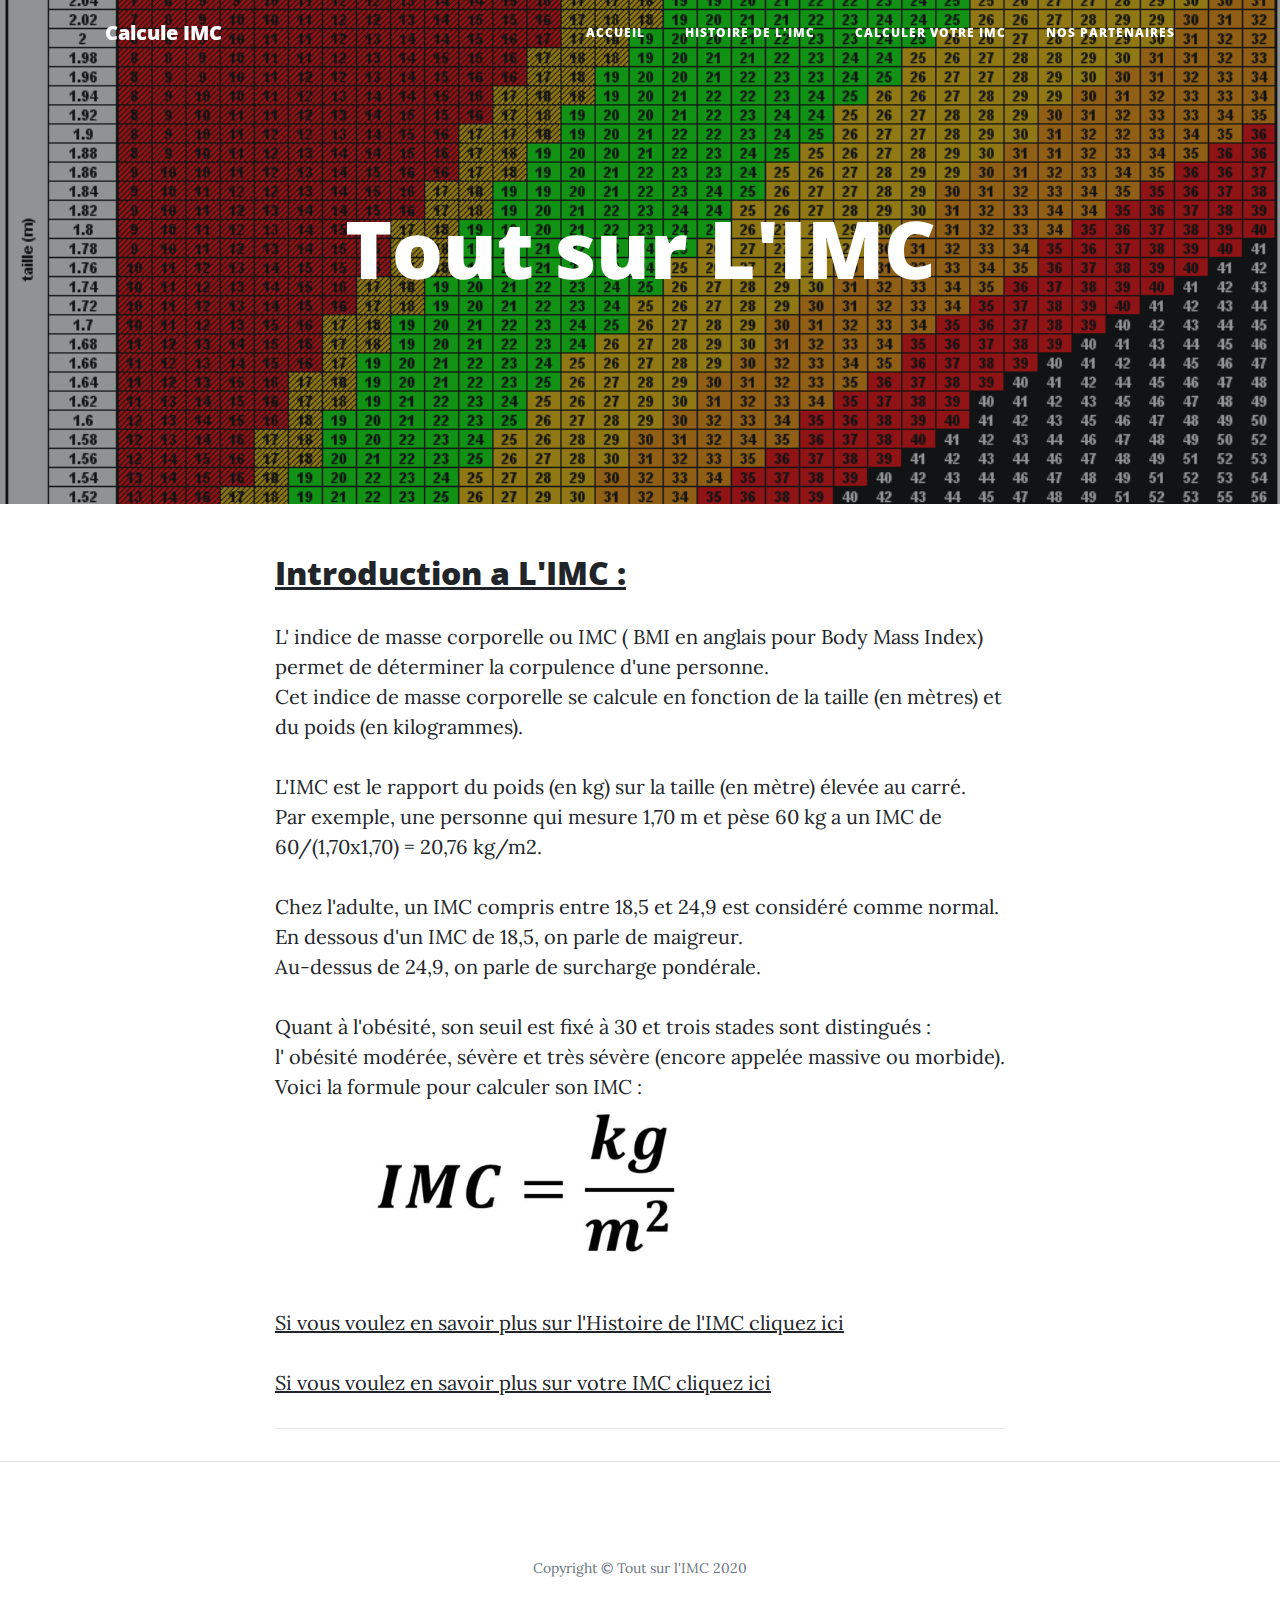
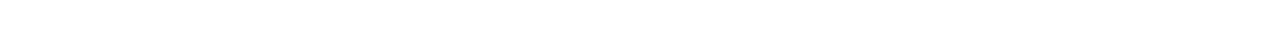
<file: index.html>
<!DOCTYPE html>
<html lang="en">

<head>

  <meta charset="utf-8">
  <meta name="viewport" content="width=device-width, initial-scale=1, shrink-to-fit=no">
  <meta name="description" content="">
  <meta name="author" content="">

  <title>Tout sur l'IMC</title>

  <!-- Bootstrap core CSS -->
  <link href="vendor/bootstrap/css/bootstrap.min.css" rel="stylesheet">

  <!-- Custom fonts for this template -->
  <link href="vendor/fontawesome-free/css/all.min.css" rel="stylesheet" type="text/css">
  <link href='https://fonts.googleapis.com/css?family=Lora:400,700,400italic,700italic' rel='stylesheet' type='text/css'>
  <link href='https://fonts.googleapis.com/css?family=Open+Sans:300italic,400italic,600italic,700italic,800italic,400,300,600,700,800' rel='stylesheet' type='text/css'>

  <!-- Custom styles for this template -->
  <link href="css/clean-blog.min.css" rel="stylesheet">

</head>

<body>

  <!-- Navigation -->
  <nav class="navbar navbar-expand-lg navbar-light fixed-top" id="mainNav">
    <div class="container">
      <a class="navbar-brand" href="index.html">Calcule IMC</a>
      <button class="navbar-toggler navbar-toggler-right" type="button" data-toggle="collapse" data-target="#navbarResponsive" aria-controls="navbarResponsive" aria-expanded="false" aria-label="Toggle navigation">
        Menu
        <i class="fas fa-bars"></i>
      </button>
      <div class="collapse navbar-collapse" id="navbarResponsive">
        <ul class="navbar-nav ml-auto">
          <li class="nav-item">
            <a class="nav-link" href="index.html">Accueil</a>
          </li>
          <li class="nav-item">
            <a class="nav-link" href="histoire.html">Histoire de l'IMC</a>
          </li>
          <li class="nav-item">
            <a class="nav-link" href="tableau.html">Calculer votre IMC</a>
          </li>
          <li class="nav-item">
            <a class="nav-link" href="contact.html">Nos partenaires</a>
          </li>
        </ul>
      </div>
    </div>
  </nav>

  <!-- Page Header -->
  <header class="masthead" style="background-image: url('img/index_background.PNG')">
    <div class="overlay"></div>
    <div class="container">
      <div class="row">
        <div class="col-lg-8 col-md-10 mx-auto">
          <div class="site-heading">
            <h1>Tout sur L'IMC</h1>
          </div>
        </div>
      </div>
    </div>
  </header>

  <!-- Main Content -->
  <div class="container">
    <div class="row">
      <div class="col-lg-8 col-md-10 mx-auto">

        <div class="post-preview">
          <h2><U>Introduction a L'IMC :</U></h2>
          <p>
            L' indice de masse corporelle ou IMC ( BMI en anglais pour Body Mass Index) permet de déterminer la
            corpulence
            d'une personne. </br>
            Cet indice de masse corporelle se calcule en fonction de la taille (en mètres) et du poids (en
            kilogrammes).
            </br>
            </br>
            L'IMC est le rapport du poids (en kg) sur la taille (en mètre) élevée au carré. </br>
            Par exemple, une personne qui mesure 1,70 m et pèse 60 kg a un IMC de 60/(1,70x1,70) = 20,76 kg/m2.
            </br>
            </br>
            Chez l'adulte, un IMC compris entre 18,5 et 24,9 est considéré comme normal.
            En dessous d'un IMC de 18,5, on parle de maigreur. </br>
            Au-dessus de 24,9, on parle de surcharge pondérale. </br>
            </br>
            Quant à l'obésité, son seuil est fixé à 30 et trois stades sont
            distingués : </br> l' obésité modérée, sévère et très sévère (encore appelée massive ou morbide).
            Voici la formule pour calculer son IMC :</br>
            <img id="formule" src="img/proxy.png">
        </p>

        <p><a href=histoire.html>Si vous voulez en savoir plus sur l'Histoire de l'IMC cliquez ici</a></p>
        <p><a href=tableau.html>Si vous voulez en savoir plus sur votre IMC cliquez ici</a></p>

        </div>
        <hr>

        
        
      </div>
    </div>
  </div>

  <hr>

  <!-- Footer -->
  <footer>
    <div class="container">
      <div class="row">
        <div class="col-lg-8 col-md-10 mx-auto">

          <p class="copyright text-muted">Copyright &copy; Tout sur l'IMC 2020</p>
        </div>
      </div>
    </div>
  </footer>

  <!-- Bootstrap core JavaScript -->
  <script src="vendor/jquery/jquery.min.js"></script>
  <script src="vendor/bootstrap/js/bootstrap.bundle.min.js"></script>

  <!-- Custom scripts for this template -->
  <script src="js/clean-blog.min.js"></script>

</body>

</html>
</file>
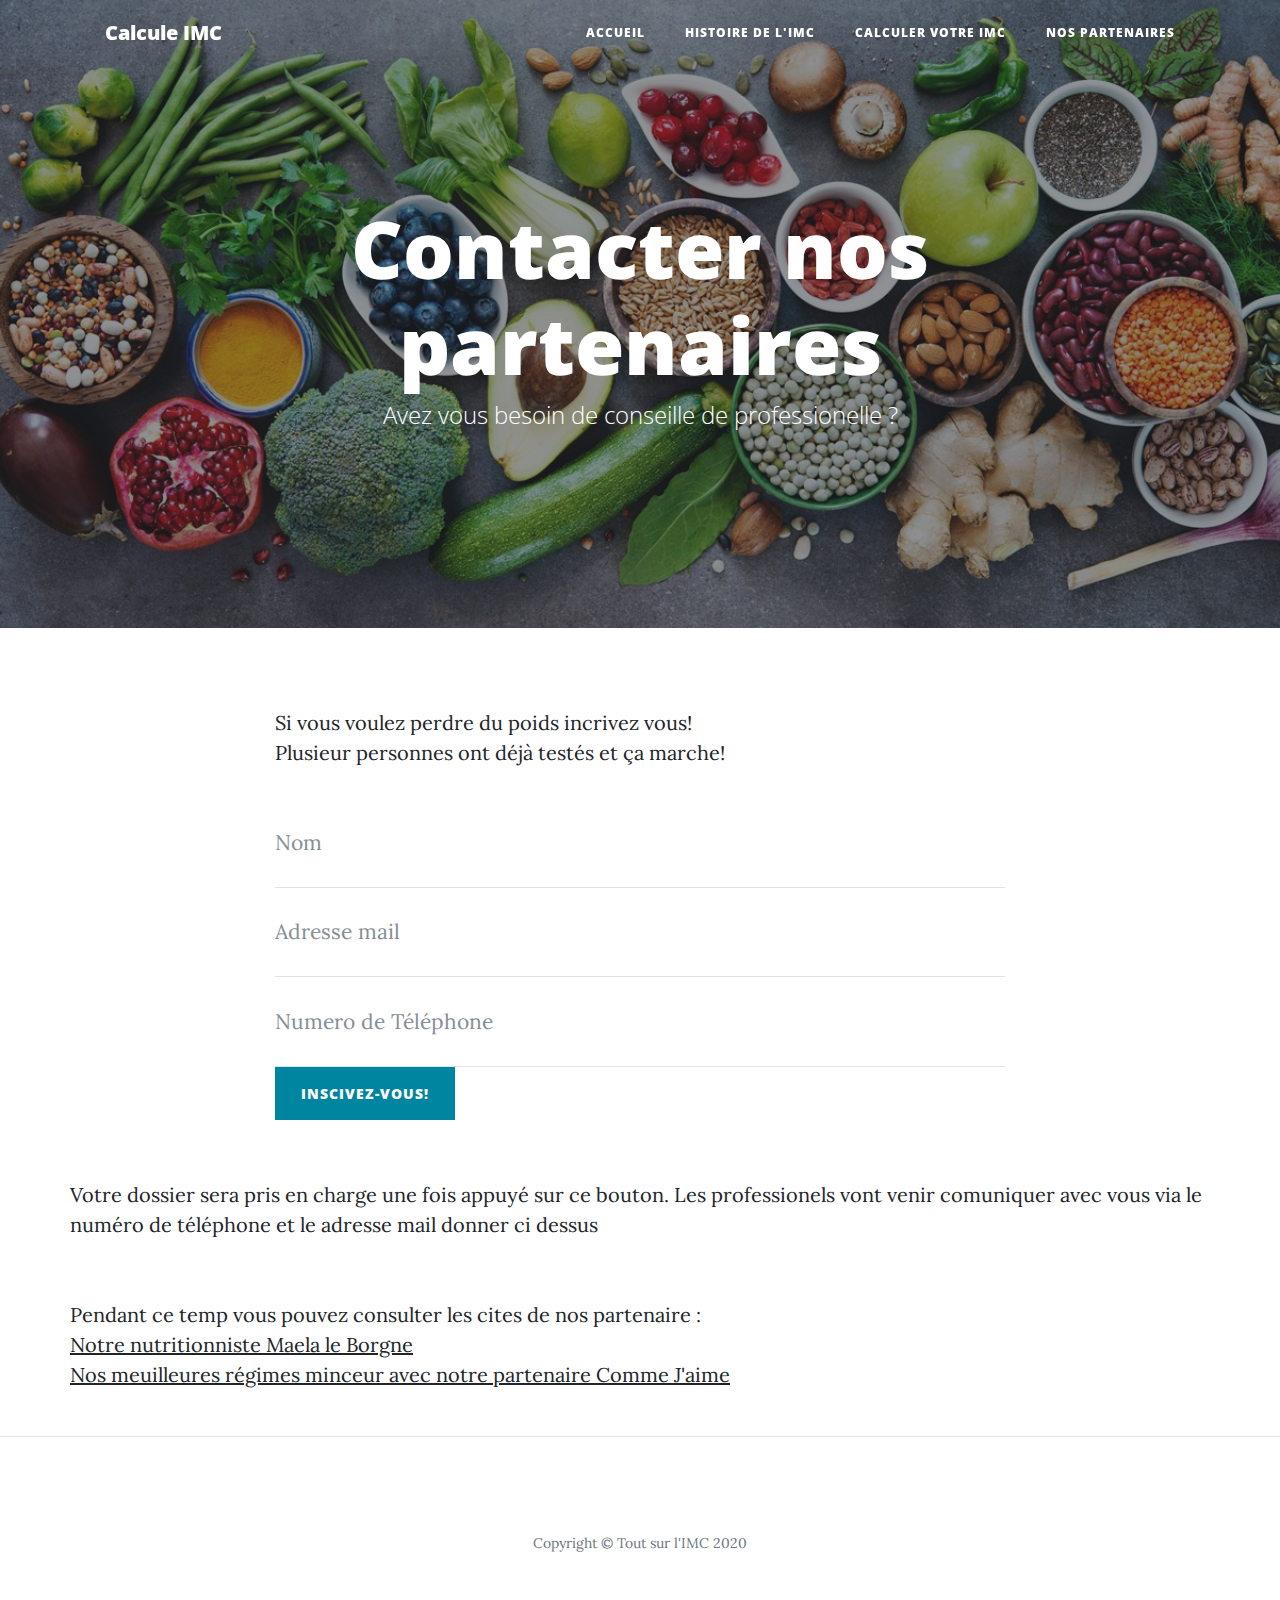
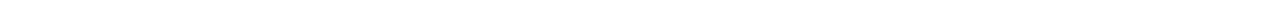
<file: contact.html>
<!DOCTYPE html>
<html lang="en">

<head>

  <meta charset="utf-8">
  <meta name="viewport" content="width=device-width, initial-scale=1, shrink-to-fit=no">
  <meta name="description" content="">
  <meta name="author" content="">

  <title>Nos Partenaires</title>

  <!-- Bootstrap core CSS -->
  <link href="vendor/bootstrap/css/bootstrap.min.css" rel="stylesheet">

  <!-- Custom fonts for this template -->
  <link href="vendor/fontawesome-free/css/all.min.css" rel="stylesheet" type="text/css">
  <link href='https://fonts.googleapis.com/css?family=Lora:400,700,400italic,700italic' rel='stylesheet'
    type='text/css'>
  <link
    href='https://fonts.googleapis.com/css?family=Open+Sans:300italic,400italic,600italic,700italic,800italic,400,300,600,700,800'
    rel='stylesheet' type='text/css'>

  <!-- Custom styles for this template -->
  <link href="css/clean-blog.min.css" rel="stylesheet">

</head>

<body>

  <!-- Navigation -->
  <nav class="navbar navbar-expand-lg navbar-light fixed-top" id="mainNav">
    <div class="container">
      <a class="navbar-brand" href="index.html">Calcule IMC</a>
      <button class="navbar-toggler navbar-toggler-right" type="button" data-toggle="collapse"
        data-target="#navbarResponsive" aria-controls="navbarResponsive" aria-expanded="false"
        aria-label="Toggle navigation">
        Menu
        <i class="fas fa-bars"></i>
      </button>
      <div class="collapse navbar-collapse" id="navbarResponsive">
        <ul class="navbar-nav ml-auto">
          <li class="nav-item">
            <a class="nav-link" href="index.html">Accueil</a>
          </li>
          <li class="nav-item">
            <a class="nav-link" href="histoire.html">Histoire de l'IMC</a>
          </li>
          <li class="nav-item">
            <a class="nav-link" href="tableau.html">Calculer votre IMC</a>
          </li>
          <li class="nav-item">
            <a class="nav-link" href="contact.html">Nos partenaires</a>
          </li>
        </ul>
      </div>
    </div>
  </nav>

  <!-- Page Header -->
  <header class="masthead" style="background-image: url('img/nutrition.jpg')">
    <div class="overlay"></div>
    <div class="container">
      <div class="row">
        <div class="col-lg-8 col-md-10 mx-auto">
          <div class="page-heading">
            <h1>Contacter nos partenaires</h1>
            <span class="subheading">Avez vous besoin de conseille de professionelle ?</span>
          </div>
        </div>
      </div>
    </div>
  </header>

  <!-- Main Content -->
  <div class="container">
    <div class="row">
      <div class="col-lg-8 col-md-10 mx-auto">
        <p>Si vous voulez perdre du poids incrivez vous!</br>Plusieur personnes ont déjà testés et ça marche!</p>
        <!-- Contact Form - Enter your email address on line 19 of the mail/contact_me.php file to make this form work. -->
        <!-- WARNING: Some web hosts do not allow emails to be sent through forms to common mail hosts like Gmail or Yahoo. It's recommended that you use a private domain email address! -->
        <!-- To use the contact form, your site must be on a live web host with PHP! The form will not work locally! -->
        <form name="sentMessage" id="contactForm" novalidate>
          <div class="control-group">
            <div class="form-group floating-label-form-group controls">
              <label>Nom</label>
              <input type="text" class="form-control" placeholder="Nom" id="name" required
                data-validation-required-message="Veuillez entrer votre Nom.">
              <p class="help-block text-danger"></p>
            </div>
          </div>
          <div class="control-group">
            <div class="form-group floating-label-form-group controls">
              <label>Adresse mail</label>
              <input type="email" class="form-control" placeholder="Adresse mail" id="email" required
                data-validation-required-message="Veuillez entrer votreAdresse mail.">
              <p class="help-block text-danger"></p>
            </div>
          </div>
          <div class="control-group">
            <div class="form-group col-xs-12 floating-label-form-group controls">
              <label>Numero de Téléphone</label>
              <input type="tel" class="form-control" placeholder="Numero de Téléphone" id="phone" required
                data-validation-required-message="Veuillez entrer votre Numero de Téléphone.">
              <p class="help-block text-danger"></p>
            </div>
          </div>
          <div class="control-group">
            <button type="submit" class="btn btn-primary" id="sendMessageButton">Inscivez-vous!</button>
            <p class="help-block text-danger"></p>
          </div>
      </div>
      <br>
      <div id="success"></div>


      </form>
      <p>Votre dossier sera pris en charge une fois appuyé sur ce bouton. Les professionels vont venir comuniquer avec
        vous via le numéro de téléphone et le adresse mail donner ci dessus
      </p>
      <p>
        Pendant ce temp vous pouvez consulter les cites de nos partenaire : </br>
        <a
          href="https://www.maela-le-borgne-nutrition.fr/fr/consultation-a-distance/?gclid=CjwKCAjw5vz2BRAtEiwAbcVILwT8af1bfIe19UrRYiWAoD24JLUJW3iuCcjfGnmN6zr2sHo3mna3WxoCnDoQAvD_BwE">Notre
          nutritionniste Maela le Borgne</a></br>
        <a href="https://www.commejaime.fr/">Nos meuilleures régimes minceur avec notre partenaire Comme J'aime</a> </p>
    </div>
  </div>
  </div>

  <hr>

  <!-- Footer -->
  <footer>
    <div class="container">
      <div class="row">
        <div class="col-lg-8 col-md-10 mx-auto">

          <p class="copyright text-muted">Copyright &copy; Tout sur l'IMC 2020</p>
        </div>
      </div>
    </div>
  </footer>

  <!-- Bootstrap core JavaScript -->
  <script src="vendor/jquery/jquery.min.js"></script>
  <script src="vendor/bootstrap/js/bootstrap.bundle.min.js"></script>

  <!-- Contact Form JavaScript -->
  <script src="js/jqBootstrapValidation.js"></script>
  <script src="js/contact_me.js"></script>

  <!-- Custom scripts for this template -->
  <script src="js/clean-blog.min.js"></script>

</body>

</html>
</file>
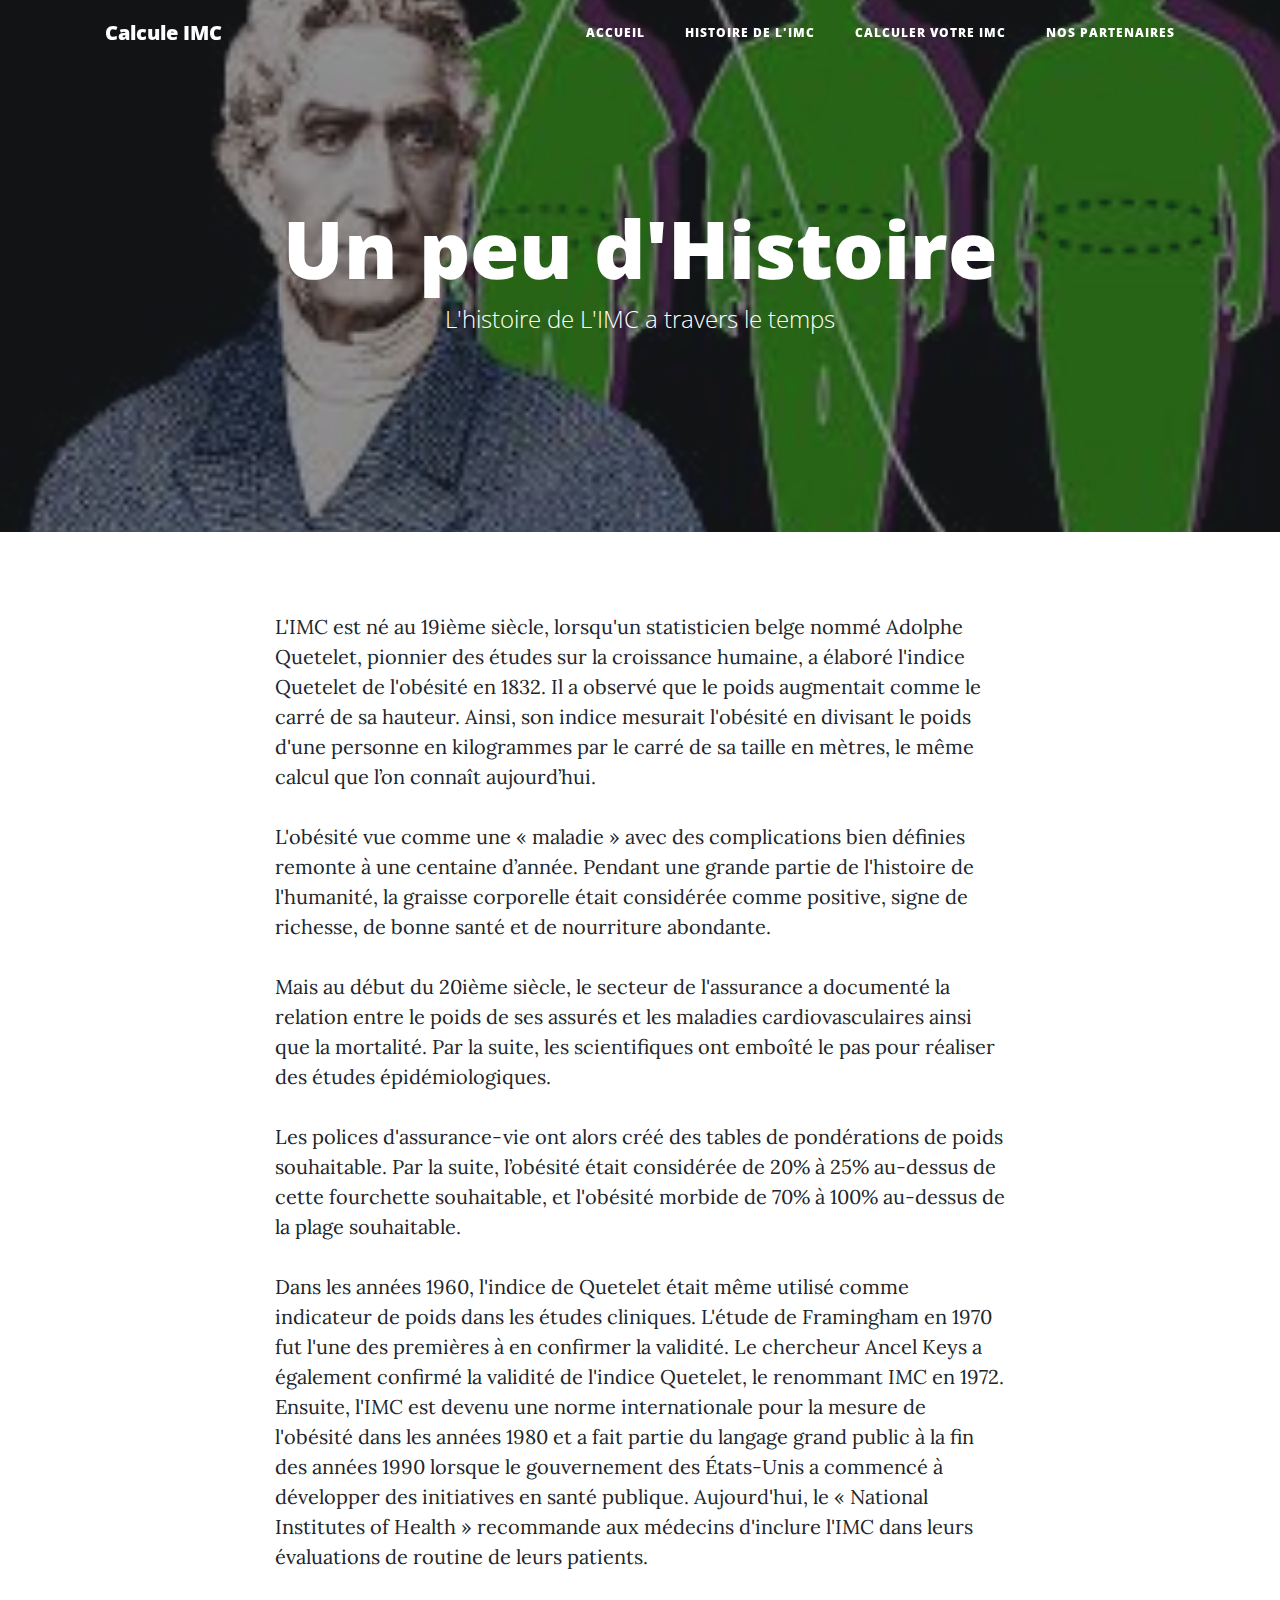
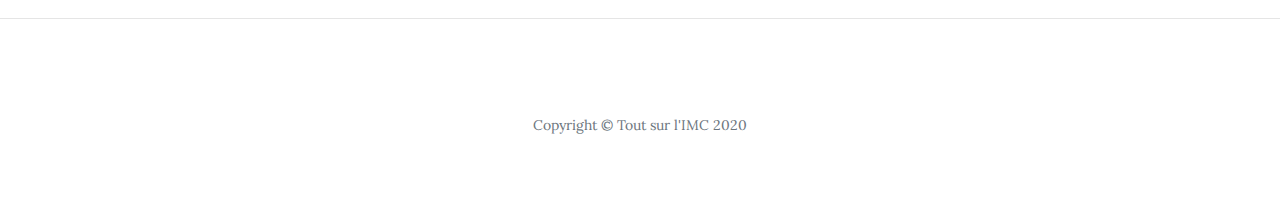
<file: histoire.html>
<!DOCTYPE html>
<html lang="en">

<head>

  <meta charset="utf-8">
  <meta name="viewport" content="width=device-width, initial-scale=1, shrink-to-fit=no">
  <meta name="description" content="">
  <meta name="author" content="">

  <title>Histoire de l'IMC</title>

  <!-- Bootstrap core CSS -->
  <link href="vendor/bootstrap/css/bootstrap.min.css" rel="stylesheet">

  <!-- Custom fonts for this template -->
  <link href="vendor/fontawesome-free/css/all.min.css" rel="stylesheet" type="text/css">
  <link href='https://fonts.googleapis.com/css?family=Lora:400,700,400italic,700italic' rel='stylesheet'
    type='text/css'>
  <link
    href='https://fonts.googleapis.com/css?family=Open+Sans:300italic,400italic,600italic,700italic,800italic,400,300,600,700,800'
    rel='stylesheet' type='text/css'>

  <!-- Custom styles for this template -->
  <link href="css/clean-blog.min.css" rel="stylesheet">

</head>

<body>

  <!-- Navigation -->
  <nav class="navbar navbar-expand-lg navbar-light fixed-top" id="mainNav">
    <div class="container">
      <a class="navbar-brand" href="index.html">Calcule IMC</a>
      <button class="navbar-toggler navbar-toggler-right" type="button" data-toggle="collapse" data-target="#navbarResponsive" aria-controls="navbarResponsive" aria-expanded="false" aria-label="Toggle navigation">
        Menu
        <i class="fas fa-bars"></i>
      </button>
      <div class="collapse navbar-collapse" id="navbarResponsive">
        <ul class="navbar-nav ml-auto">
          <li class="nav-item">
            <a class="nav-link" href="index.html">Accueil</a>
          </li>
          <li class="nav-item">
            <a class="nav-link" href="histoire.html">Histoire de l'IMC</a>
          </li>
          <li class="nav-item">
            <a class="nav-link" href="tableau.html">Calculer votre IMC</a>
          </li>
          <li class="nav-item">
            <a class="nav-link" href="contact.html">Nos partenaires</a>
          </li>
        </ul>
      </div>
    </div>
  </nav>

  <!-- Page Header -->
  <header class="masthead" style="background-image: url('img/histoire.jpg')">
    <div class="overlay"></div>
    <div class="container">
      <div class="row">
        <div class="col-lg-8 col-md-10 mx-auto">
          <div class="page-heading">
            <h1>Un peu d'Histoire</h1>
            <span class="subheading">L'histoire de L'IMC a travers le temps</span>
          </div>
        </div>
      </div>
    </div>
  </header>

  <!-- Main Content -->
  <div class="container">
    <div class="row">
      <div class="col-lg-8 col-md-10 mx-auto">
        <p>L'IMC est né au 19ième siècle, lorsqu'un statisticien belge nommé Adolphe Quetelet, pionnier des études sur
          la croissance humaine, a élaboré l'indice Quetelet de l'obésité en 1832. Il a observé que le poids augmentait
          comme le carré de sa hauteur. Ainsi, son indice mesurait l'obésité en divisant le poids d'une personne en
          kilogrammes par le carré de sa taille en mètres, le même calcul que l’on connaît aujourd’hui.</p>
        <p>L'obésité vue comme une « maladie » avec des complications bien définies remonte à une centaine d’année.
          Pendant une grande partie de l'histoire de l'humanité, la graisse corporelle était considérée comme positive,
          signe de richesse, de bonne santé et de nourriture abondante.</p>
        <p>Mais au début du 20ième siècle, le secteur de l'assurance a documenté la relation entre le poids de ses
          assurés et les maladies cardiovasculaires ainsi que la mortalité. Par la suite, les scientifiques ont emboîté
          le pas pour réaliser des études épidémiologiques.</p>
        <p>Les polices d'assurance-vie ont alors créé des tables de pondérations de poids souhaitable. Par la suite,
          l’obésité était considérée de 20% à 25% au-dessus de cette fourchette souhaitable, et l'obésité morbide de 70%
          à 100% au-dessus de la plage souhaitable.</p>
        <p>Dans les années 1960, l'indice de Quetelet était même utilisé comme indicateur de poids dans les études
          cliniques. L'étude de Framingham en 1970 fut l'une des premières à en confirmer la validité. Le chercheur
          Ancel Keys a également confirmé la validité de l'indice Quetelet, le renommant IMC en 1972. Ensuite, l'IMC est
          devenu une norme internationale pour la mesure de l'obésité dans les années 1980 et a fait partie du langage
          grand public à la fin des années 1990 lorsque le gouvernement des États-Unis a commencé à développer des
          initiatives en santé publique. Aujourd'hui, le « National Institutes of Health » recommande aux médecins
          d'inclure l'IMC dans leurs évaluations de routine de leurs patients.</p>
      </div>
    </div>
  </div>

  <hr>

  <!-- Footer -->
  <footer>
    <div class="container">
      <div class="row">
        <div class="col-lg-8 col-md-10 mx-auto">

          <p class="copyright text-muted">Copyright &copy; Tout sur l'IMC 2020</p>
        </div>
      </div>
    </div>
  </footer>

  <!-- Bootstrap core JavaScript -->
  <script src="vendor/jquery/jquery.min.js"></script>
  <script src="vendor/bootstrap/js/bootstrap.bundle.min.js"></script>

  <!-- Custom scripts for this template -->
  <script src="js/clean-blog.min.js"></script>

</body>

</html>
</file>
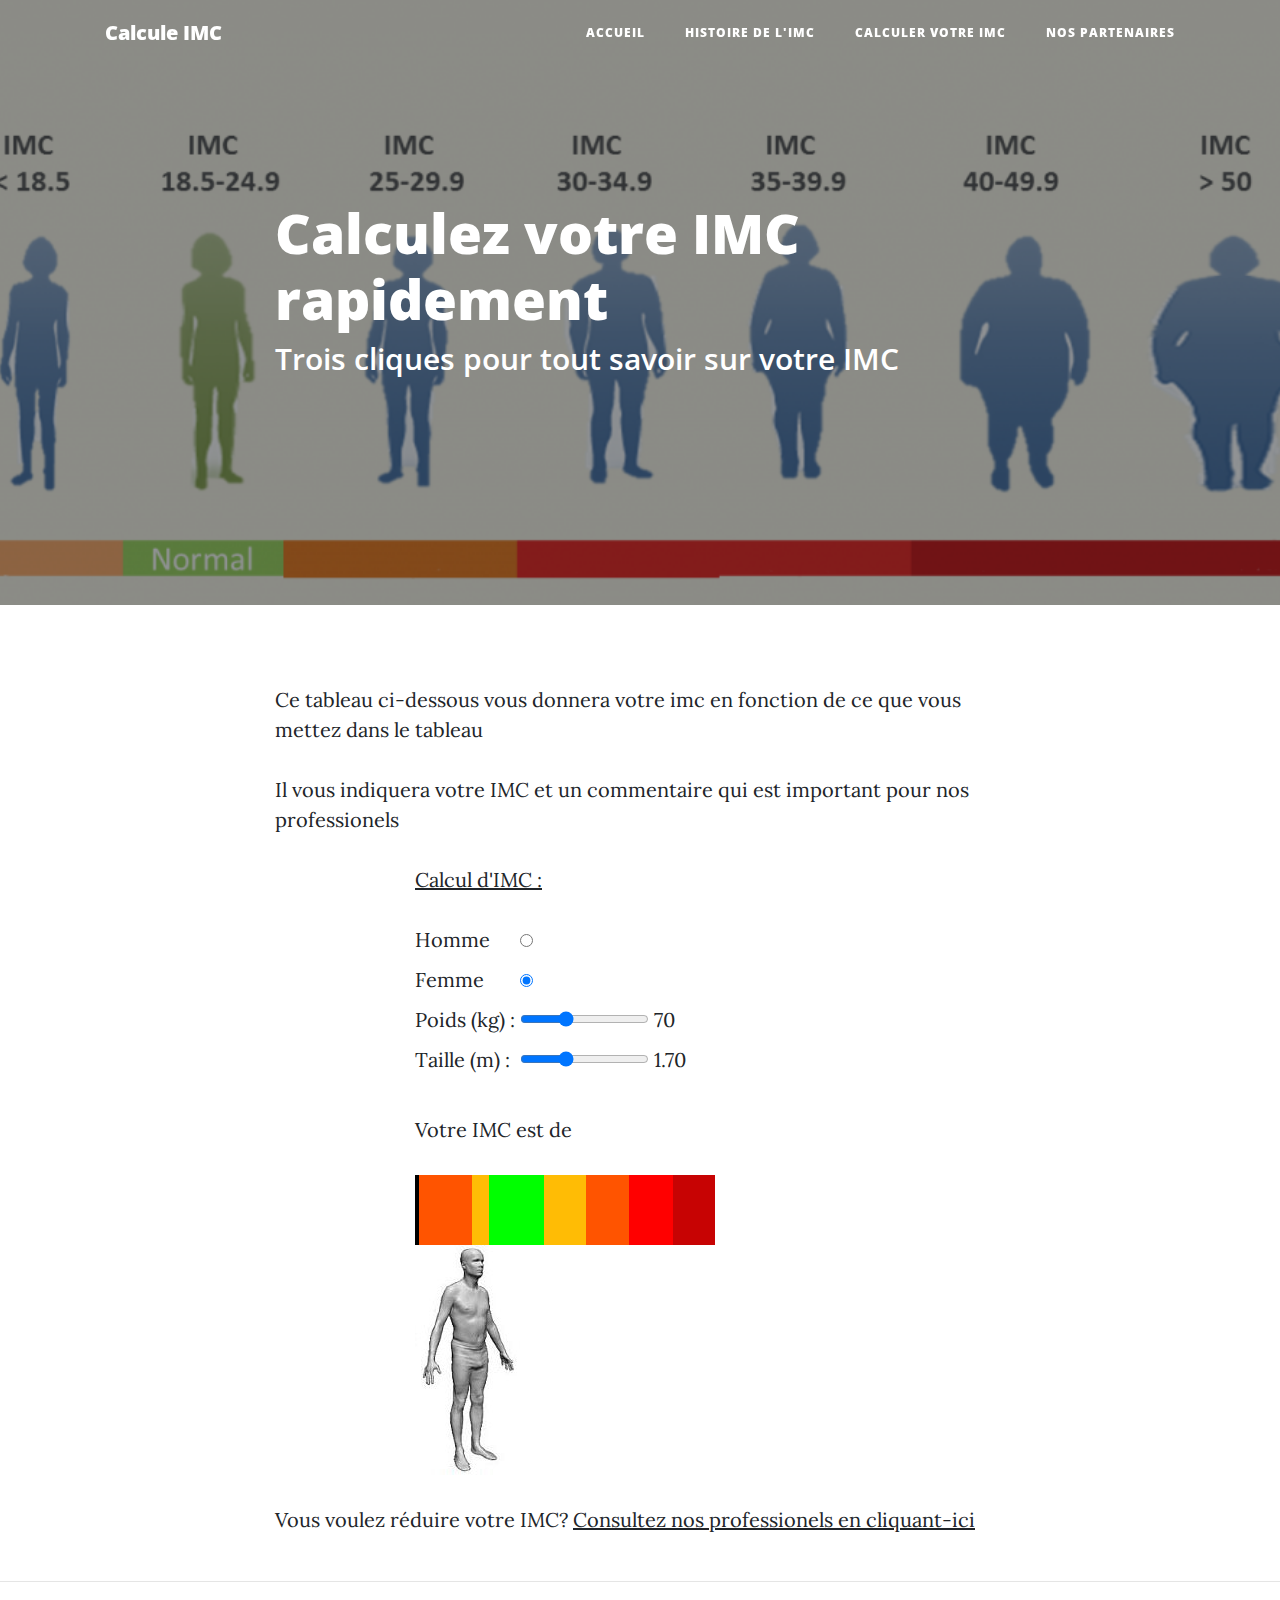
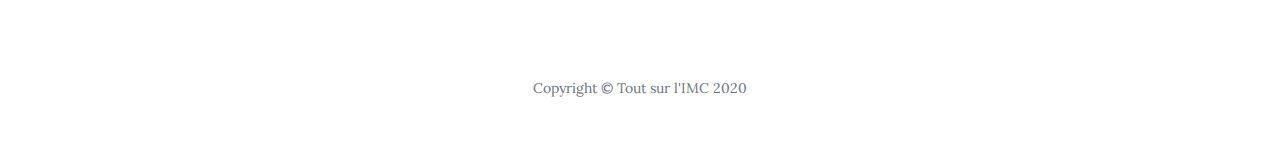
<file: tableau.html>
<!DOCTYPE html>
<html lang="en">

<head>

  <meta charset="utf-8">
  <meta name="viewport" content="width=device-width, initial-scale=1, shrink-to-fit=no">
  <meta name="description" content="">
  <meta name="author" content="">

  <title>Calculer votre IMC rapidement</title>

  <!-- Bootstrap core CSS -->
  <link href="vendor/bootstrap/css/bootstrap.min.css" rel="stylesheet">

  <!-- Custom fonts for this template -->
  <link rel="stylesheet" href="css/tableauIMC.css">
  <link href="vendor/fontawesome-free/css/all.min.css" rel="stylesheet" type="text/css">
  <link href='https://fonts.googleapis.com/css?family=Lora:400,700,400italic,700italic' rel='stylesheet'
    type='text/css'>
  <link
    href='https://fonts.googleapis.com/css?family=Open+Sans:300italic,400italic,600italic,700italic,800italic,400,300,600,700,800'
    rel='stylesheet' type='text/css'>

  <!-- Custom styles for this template -->
  <link href="css/clean-blog.min.css" rel="stylesheet">

</head>

<body>

  <!-- Navigation -->
  <nav class="navbar navbar-expand-lg navbar-light fixed-top" id="mainNav">
    <div class="container">
      <a class="navbar-brand" href="index.html">Calcule IMC</a>
      <button class="navbar-toggler navbar-toggler-right" type="button" data-toggle="collapse"
        data-target="#navbarResponsive" aria-controls="navbarResponsive" aria-expanded="false"
        aria-label="Toggle navigation">
        Menu
        <i class="fas fa-bars"></i>
      </button>
      <div class="collapse navbar-collapse" id="navbarResponsive">
        <ul class="navbar-nav ml-auto">
          <li class="nav-item">
            <a class="nav-link" href="index.html">Accueil</a>
          </li>
          <li class="nav-item">
            <a class="nav-link" href="histoire.html">Histoire de l'IMC</a>
          </li>
          <li class="nav-item">
            <a class="nav-link" href="tableau.html">Calculer votre IMC</a>
          </li>
          <li class="nav-item">
            <a class="nav-link" href="contact.html">Nos partenaires</a>
          </li>
        </ul>
      </div>
    </div>
  </nav>

  <!-- Page Header -->
  <header class="masthead" style="background-image: url('img/tableau.png')">
    <div class="overlay"></div>
    <div class="container">
      <div class="row">
        <div class="col-lg-8 col-md-10 mx-auto">
          <div class="post-heading">
            <h1>Calculez votre IMC rapidement</h1>
            <h2 class="subheading">Trois cliques pour tout savoir sur votre IMC</h2>
          </div>
        </div>
      </div>
    </div>
  </header>

  <!-- Post Content -->
  <article>
    <div class="container">
      <div class="row">
        <div class="col-lg-8 col-md-10 mx-auto">
          <p>Ce tableau ci-dessous vous donnera votre imc en fonction de ce que vous mettez dans le tableau </p>
            
          <p> Il vous indiquera votre IMC et un commentaire qui est important pour nos professionels  </p>
          


          <div id="blocimc">
            <form>
              <fieldset>
                <p4><U>Calcul d'IMC :</U></p4> </br> </br>

                <label for="idHomme">Homme</label>
                <input type="radio" name="sexe" id="idHomme" value="homme" checked /> <br />

                <label for="idFemme">Femme</label>
                <input type="radio" name="sexe" id="idFemme" value="femme" checked /> <br />

                <label for="idSliderPoids">Poids (kg) :</label>
                <input type="range" name="poids" id="idSliderPoids" value="70" min="40" max="130" step="1" />
                <span id="textPoids">70</span> <br />

                <label for="idTaille">Taille (m) :</label>
                <input type="range" name="taille" id="idSliderTaille" value="1.70" min="1.50" max="2.10" step="0.01" />
                <span id="textTaille">1.70</span>

                <p>Votre IMC est de <span id="textIMC"></span></p>

                <div id="balance">
                  <div id="aiguille" min="23.9">

                  </div>
                </div>

                <div id="silhouette">

                </div>

              </fieldset>
            </form>
          </div>
          <p>Vous voulez réduire votre IMC? <a href="contact.html">Consultez nos professionels en cliquant-ici</a> </p>
        </div>
      </div>
    </div>
  </article>

  <hr>

  <!-- Footer -->
  <footer>
    <div class="container">
      <div class="row">
        <div class="col-lg-8 col-md-10 mx-auto">

          <p class="copyright text-muted">Copyright &copy; Tout sur l'IMC 2020</p>
        </div>
      </div>
    </div>
  </footer>

  <!-- Bootstrap core JavaScript -->
  <script src="vendor/jquery/jquery.min.js"></script>
  <script src="vendor/bootstrap/js/bootstrap.bundle.min.js"></script>

  <!-- Custom scripts for this template -->
  <script src="js/jquery/jquery-3.4.1.js"></script>
  <script src="js/imc.js"></script>
  <script src="js/clean-blog.min.js"></script>

</body>

</html>
</file>
<file: css/tableauIMC.css>
fieldset {
    width: 450px;
    margin: auto;
}

fieldset label {
    display: inline-block;
    width: 100px;
    margin-bottom: 10px;
}
  
#balance {
    width: 300px;
    height: 70px;
    z-index: 1;
    position: relative;
    background-image: url("../img/balance.png");
}
  
#aiguille {
    width: 4px;
    height: 70px;
    z-index: 2;
    position: absolute;
    top: 0px;
    left: 0 px;
    background-color: black;
}
  
#silhouette {
    width: 105px;
    height: 230px;
    background-image: url(../img/IMC-homme.jpg);
    background-position: -210px;
}
</file>
<file: css/clean-blog.min.css>
/*!
 * Start Bootstrap - Clean Blog v5.0.8 (https://startbootstrap.com/template-overviews/clean-blog)
 * Copyright 2013-2019 Start Bootstrap
 * Licensed under MIT (https://github.com/BlackrockDigital/startbootstrap-clean-blog/blob/master/LICENSE)
 */body{font-size:20px;color:#212529;font-family:Lora,'Times New Roman',serif}p{line-height:1.5;margin:30px 0}p a{text-decoration:underline}h1,h2,h3,h4,h5,h6{font-weight:800;font-family:'Open Sans','Helvetica Neue',Helvetica,Arial,sans-serif}a{color:#212529;transition:all .2s}a:focus,a:hover{color:#0085a1}blockquote{font-style:italic;color:#868e96}.section-heading{font-size:36px;font-weight:700;margin-top:60px}.caption{font-size:14px;font-style:italic;display:block;margin:0;padding:10px;text-align:center;border-bottom-right-radius:5px;border-bottom-left-radius:5px}::-moz-selection{color:#fff;background:#0085a1;text-shadow:none}::selection{color:#fff;background:#0085a1;text-shadow:none}img::-moz-selection{color:#fff;background:0 0}img::selection{color:#fff;background:0 0}img::-moz-selection{color:#fff;background:0 0}#mainNav{position:absolute;border-bottom:1px solid #e9ecef;background-color:#fff;font-family:'Open Sans','Helvetica Neue',Helvetica,Arial,sans-serif}#mainNav .navbar-brand{font-weight:800;color:#343a40}#mainNav .navbar-toggler{font-size:12px;font-weight:800;padding:13px;text-transform:uppercase;color:#343a40}#mainNav .navbar-nav>li.nav-item>a{font-size:12px;font-weight:800;letter-spacing:1px;text-transform:uppercase}@media only screen and (min-width:992px){#mainNav{border-bottom:1px solid transparent;background:0 0}#mainNav .navbar-brand{padding:10px 20px;color:#fff}#mainNav .navbar-brand:focus,#mainNav .navbar-brand:hover{color:rgba(255,255,255,.8)}#mainNav .navbar-nav>li.nav-item>a{padding:10px 20px;color:#fff}#mainNav .navbar-nav>li.nav-item>a:focus,#mainNav .navbar-nav>li.nav-item>a:hover{color:rgba(255,255,255,.8)}}@media only screen and (min-width:992px){#mainNav{transition:background-color .2s;transform:translate3d(0,0,0);-webkit-backface-visibility:hidden}#mainNav.is-fixed{position:fixed;top:-67px;transition:transform .2s;border-bottom:1px solid #fff;background-color:rgba(255,255,255,.9)}#mainNav.is-fixed .navbar-brand{color:#212529}#mainNav.is-fixed .navbar-brand:focus,#mainNav.is-fixed .navbar-brand:hover{color:#0085a1}#mainNav.is-fixed .navbar-nav>li.nav-item>a{color:#212529}#mainNav.is-fixed .navbar-nav>li.nav-item>a:focus,#mainNav.is-fixed .navbar-nav>li.nav-item>a:hover{color:#0085a1}#mainNav.is-visible{transform:translate3d(0,100%,0)}}header.masthead{margin-bottom:50px;background:no-repeat center center;background-color:#868e96;background-attachment:scroll;position:relative;background-size:cover}header.masthead .overlay{position:absolute;top:0;left:0;height:100%;width:100%;background-color:#212529;opacity:.5}header.masthead .page-heading,header.masthead .post-heading,header.masthead .site-heading{padding:200px 0 150px;color:#fff}@media only screen and (min-width:768px){header.masthead .page-heading,header.masthead .post-heading,header.masthead .site-heading{padding:200px 0}}header.masthead .page-heading,header.masthead .site-heading{text-align:center}header.masthead .page-heading h1,header.masthead .site-heading h1{font-size:50px;margin-top:0}header.masthead .page-heading .subheading,header.masthead .site-heading .subheading{font-size:24px;font-weight:300;line-height:1.1;display:block;margin:10px 0 0;font-family:'Open Sans','Helvetica Neue',Helvetica,Arial,sans-serif}@media only screen and (min-width:768px){header.masthead .page-heading h1,header.masthead .site-heading h1{font-size:80px}}header.masthead .post-heading h1{font-size:35px}header.masthead .post-heading .meta,header.masthead .post-heading .subheading{line-height:1.1;display:block}header.masthead .post-heading .subheading{font-size:24px;font-weight:600;margin:10px 0 30px;font-family:'Open Sans','Helvetica Neue',Helvetica,Arial,sans-serif}header.masthead .post-heading .meta{font-size:20px;font-weight:300;font-style:italic;font-family:Lora,'Times New Roman',serif}header.masthead .post-heading .meta a{color:#fff}@media only screen and (min-width:768px){header.masthead .post-heading h1{font-size:55px}header.masthead .post-heading .subheading{font-size:30px}}.post-preview>a{color:#212529}.post-preview>a:focus,.post-preview>a:hover{text-decoration:none;color:#0085a1}.post-preview>a>.post-title{font-size:30px;margin-top:30px;margin-bottom:10px}.post-preview>a>.post-subtitle{font-weight:300;margin:0 0 10px}.post-preview>.post-meta{font-size:18px;font-style:italic;margin-top:0;color:#868e96}.post-preview>.post-meta>a{text-decoration:none;color:#212529}.post-preview>.post-meta>a:focus,.post-preview>.post-meta>a:hover{text-decoration:underline;color:#0085a1}@media only screen and (min-width:768px){.post-preview>a>.post-title{font-size:36px}}.floating-label-form-group{font-size:14px;position:relative;margin-bottom:0;padding-bottom:.5em;border-bottom:1px solid #dee2e6}.floating-label-form-group input,.floating-label-form-group textarea{font-size:1.5em;position:relative;z-index:1;padding:0;resize:none;border:none;border-radius:0;background:0 0;box-shadow:none!important;font-family:Lora,'Times New Roman',serif}.floating-label-form-group input::-webkit-input-placeholder,.floating-label-form-group textarea::-webkit-input-placeholder{color:#868e96;font-family:Lora,'Times New Roman',serif}.floating-label-form-group label{font-size:.85em;line-height:1.764705882em;position:relative;z-index:0;top:2em;display:block;margin:0;transition:top .3s ease,opacity .3s ease;vertical-align:middle;vertical-align:baseline;opacity:0}.floating-label-form-group .help-block{margin:15px 0}.floating-label-form-group-with-value label{top:0;opacity:1}.floating-label-form-group-with-focus label{color:#0085a1}form .form-group:first-child .floating-label-form-group{border-top:1px solid #dee2e6}footer{padding:50px 0 65px}footer .list-inline{margin:0;padding:0}footer .copyright{font-size:14px;margin-bottom:0;text-align:center}.btn{font-size:14px;font-weight:800;padding:15px 25px;letter-spacing:1px;text-transform:uppercase;border-radius:0;font-family:'Open Sans','Helvetica Neue',Helvetica,Arial,sans-serif}.btn-primary{background-color:#0085a1;border-color:#0085a1}.btn-primary:active,.btn-primary:focus,.btn-primary:hover{color:#fff;background-color:#00657b!important;border-color:#00657b!important}.btn-lg{font-size:16px;padding:25px 35px}
</file>
